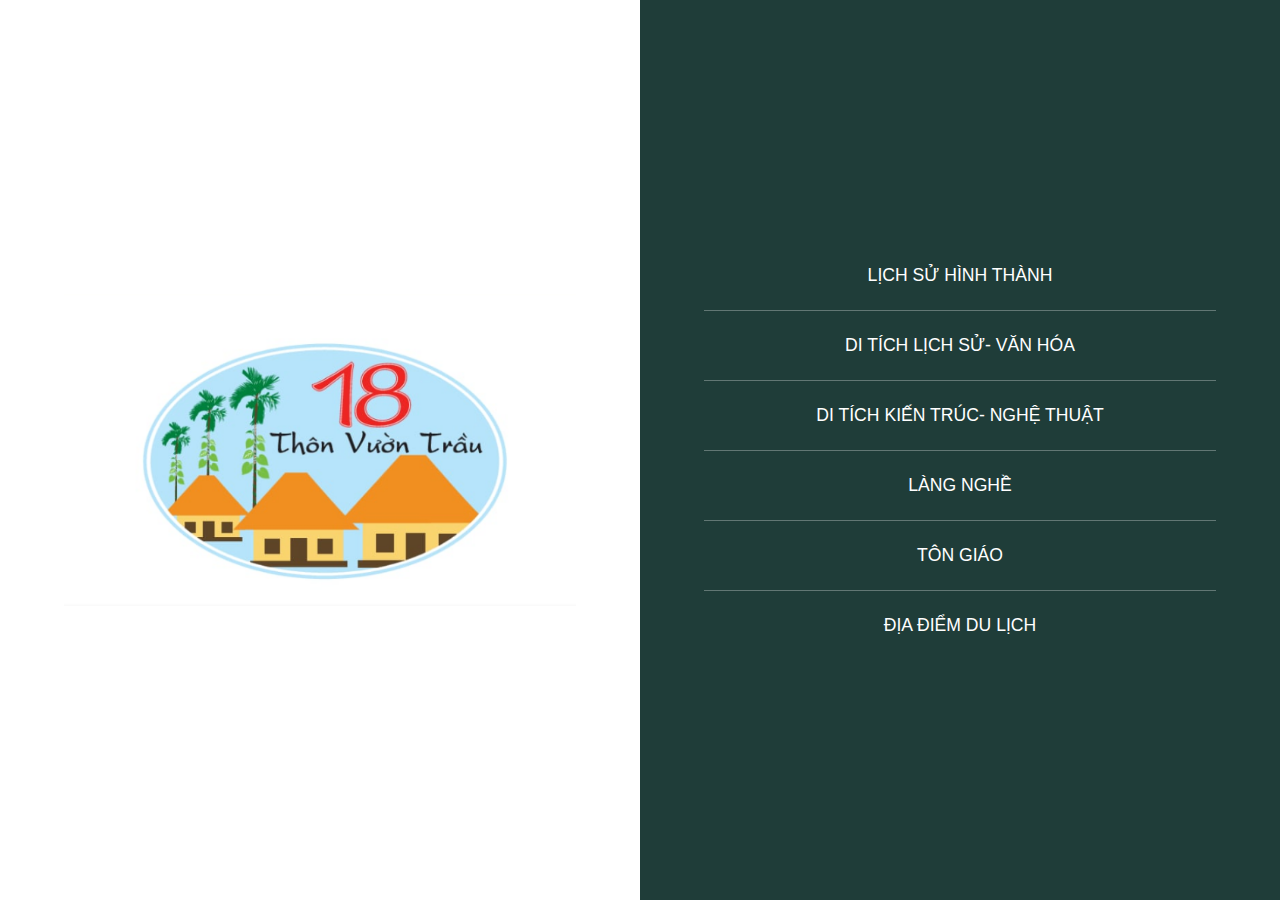
<file: index.html>
<!DOCTYPE html>
<html lang="vi">
<head>
  <meta charset="UTF-8" />
  <title>18 Thôn Vườn Trầu</title>
  <link rel="stylesheet" href="styles.css" />
</head>
<body>
  <div class="container">
    <!-- Left section with white background and logo -->
    <div class="left-section">
      <img src="images/logo.png" alt="Logo 18 Thôn Vườn Trầu" />
    </div>

    <!-- Right section with dark background and vertical menu -->
    <div class="right-section">
      <ul class="menu-list">
        <li><a href="/history.html">LỊCH SỬ HÌNH THÀNH</a></li>
        <li>DI TÍCH LỊCH SỬ- VĂN HÓA</li>
        <li>DI TÍCH KIẾN TRÚC- NGHỆ THUẬT</li>
        <li>LÀNG NGHỀ</li>
        <li>TÔN GIÁO</li>
        <li>ĐỊA ĐIỂM DU LỊCH</li>
      </ul>
    </div>
  </div>
</body>
</html>
</file>
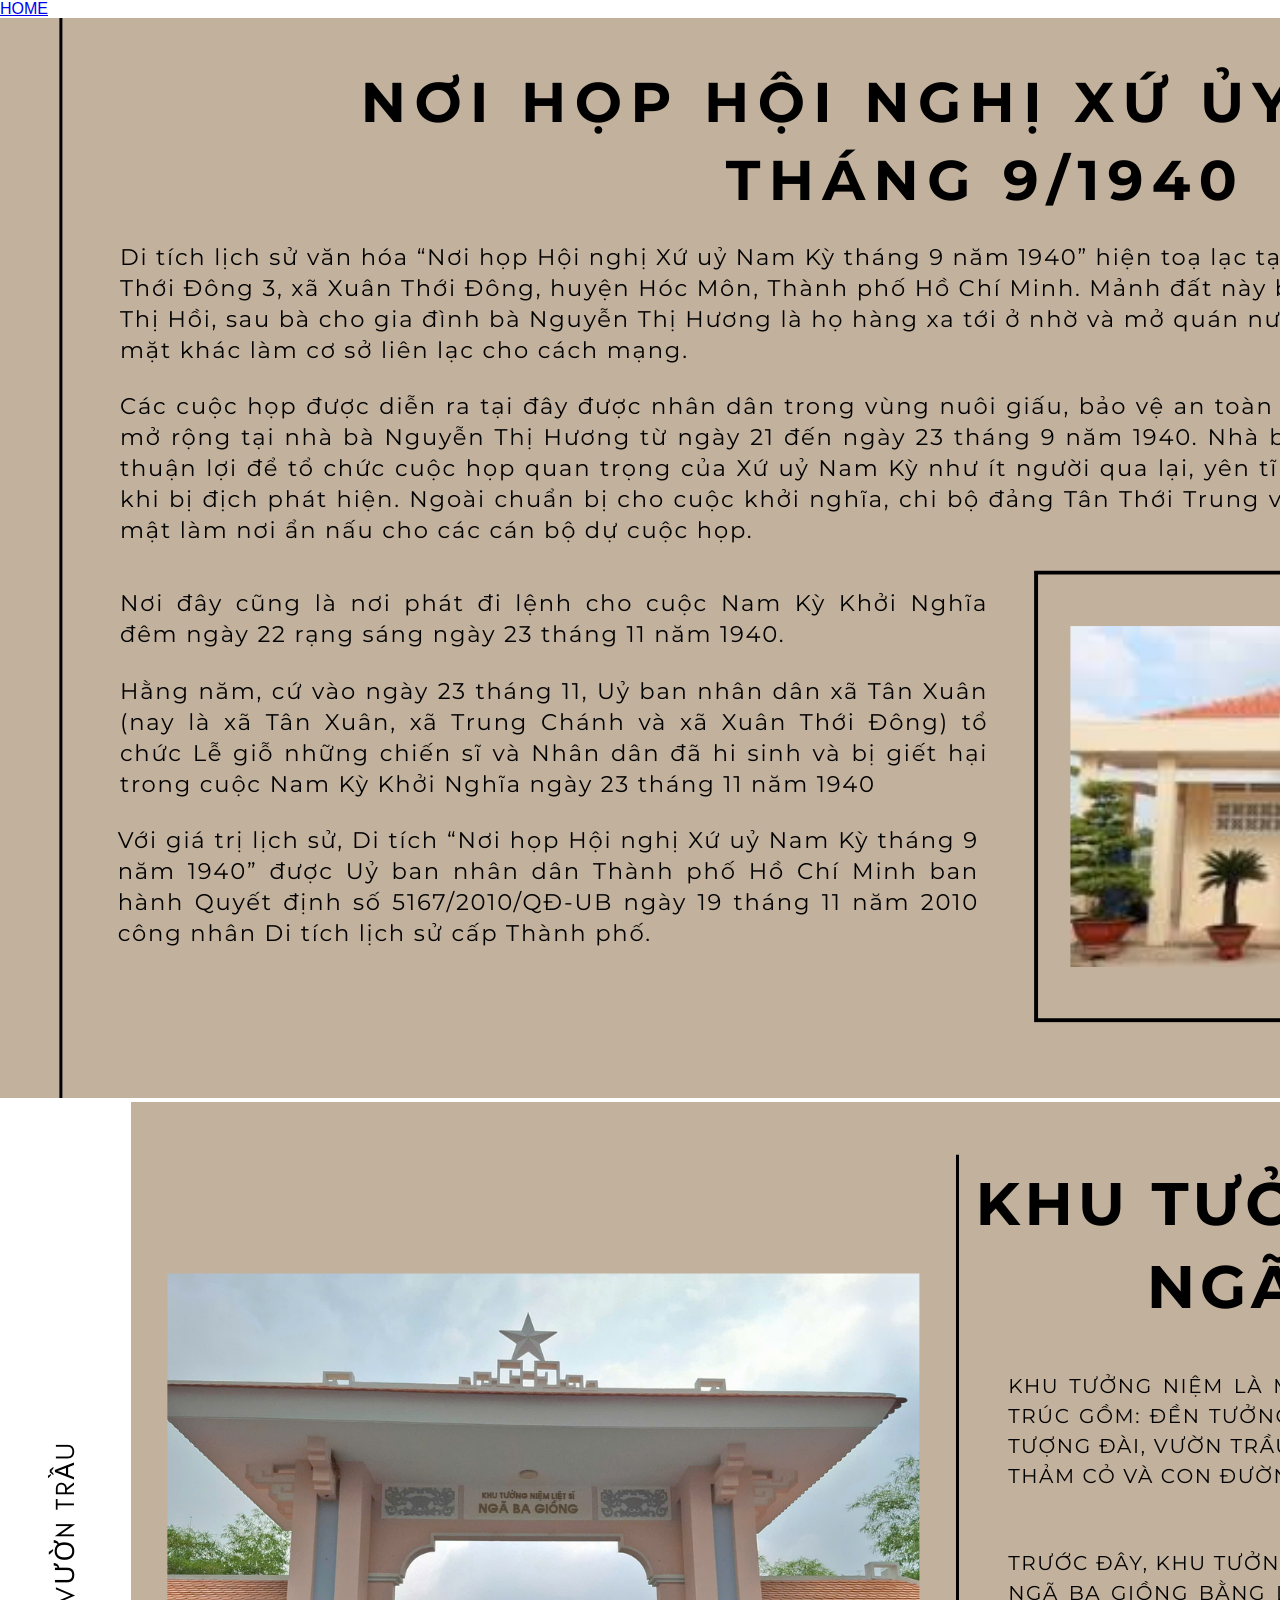
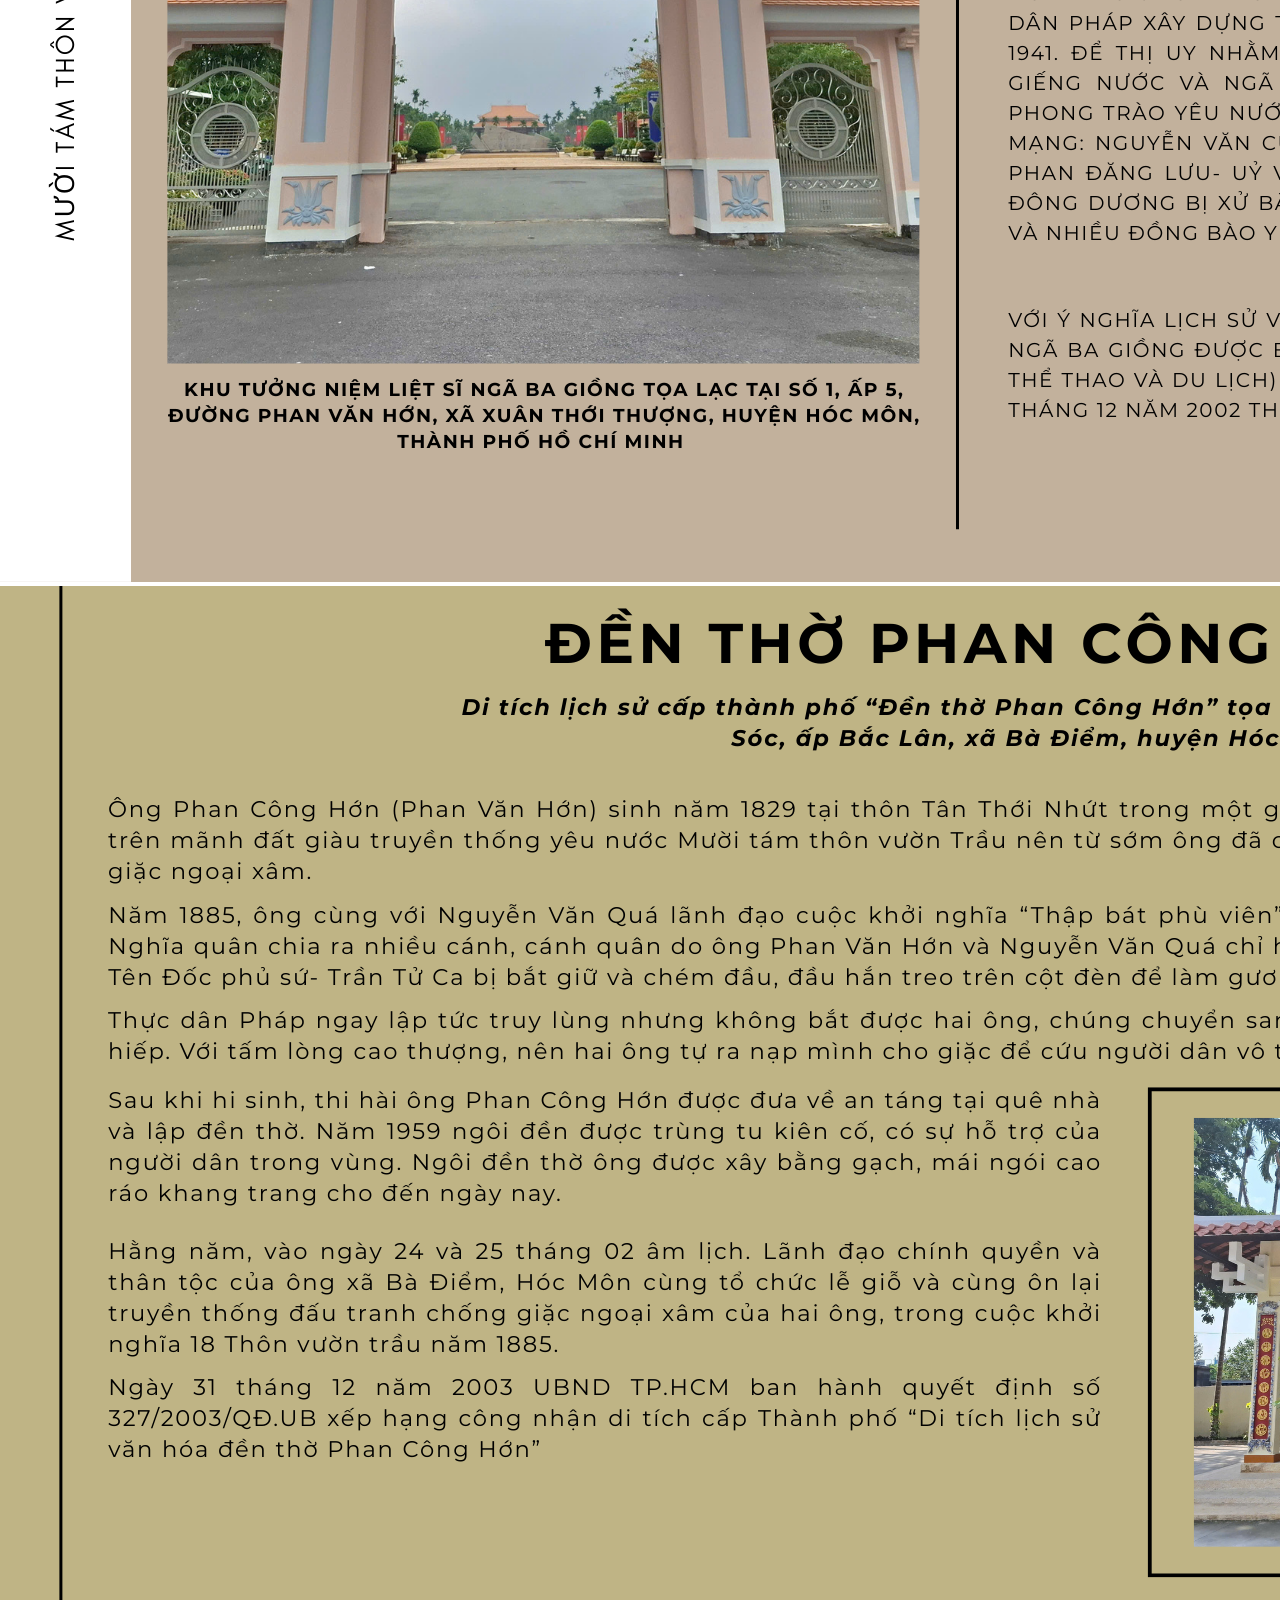
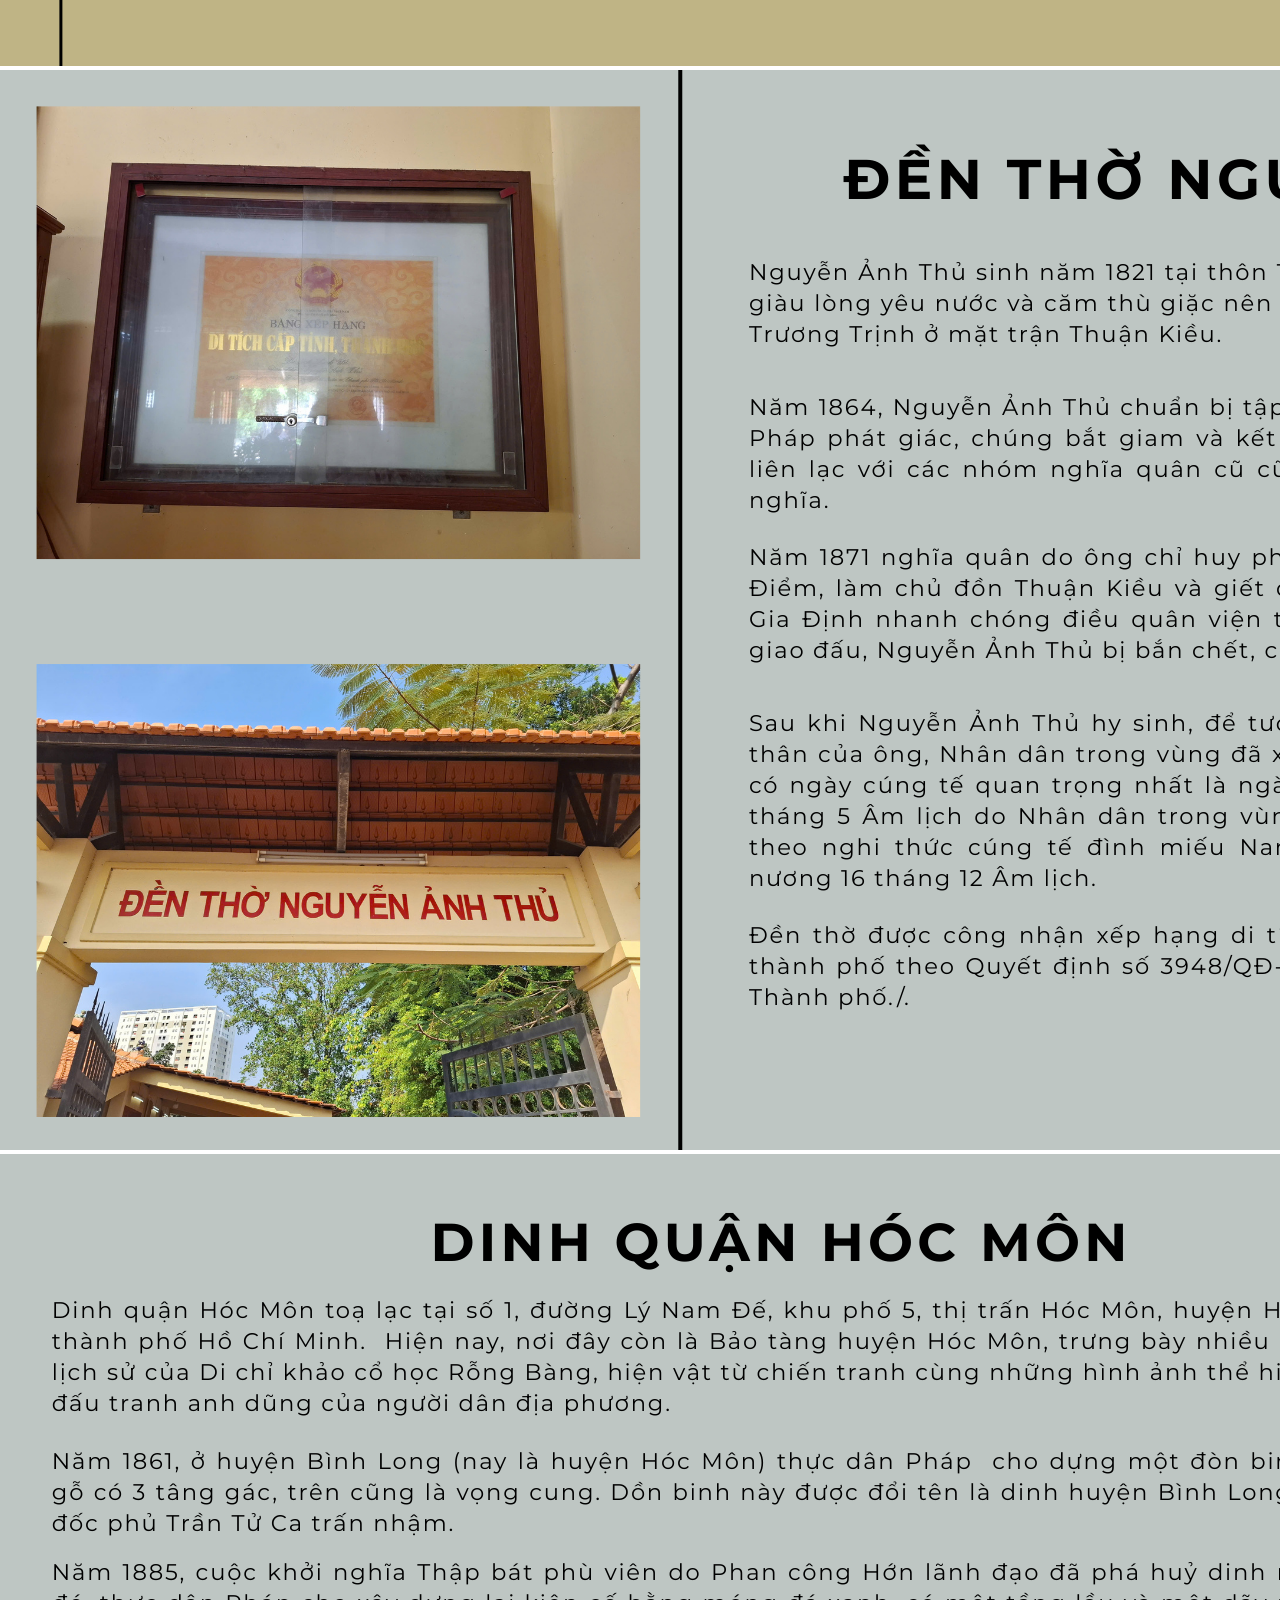
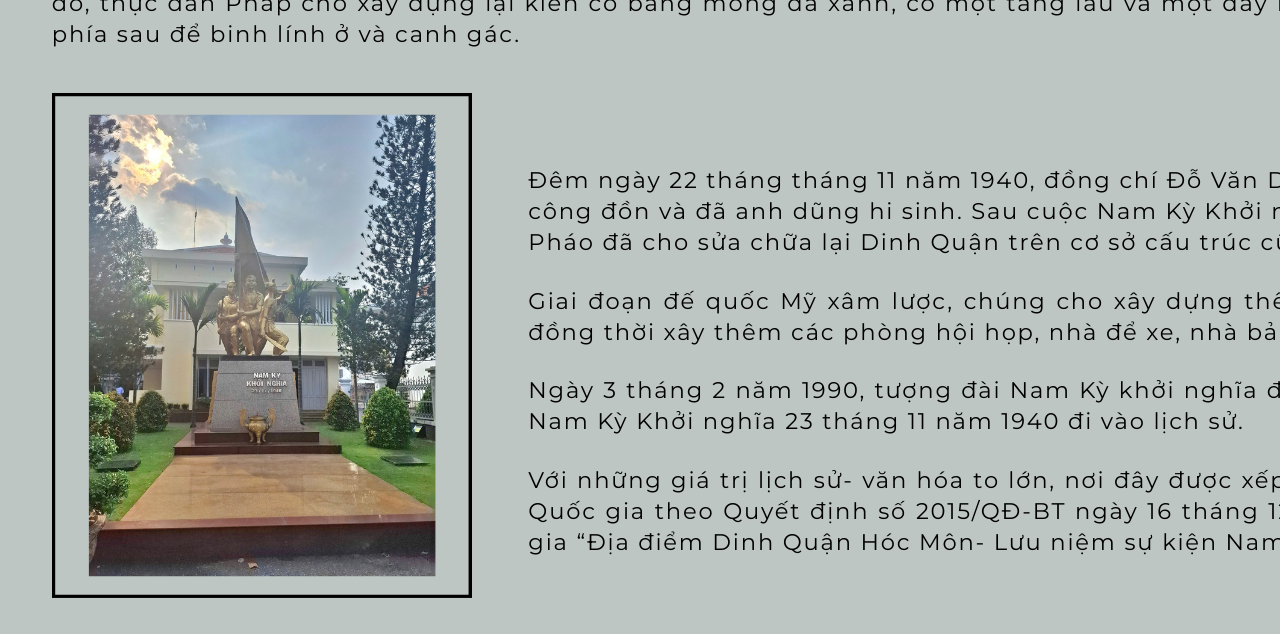
<file: relics.html>
<!DOCTYPE html>
<html lang="vi">
<head>
  <meta charset="UTF-8">
  <title>Di Tích Lịch Sử – Văn Hóa | 18 Thôn Vườn Trầu</title>
  <link rel="stylesheet" href="styles.css">
</head>
<body>
    <a href="index.html" class="home-btn" title="Quay về trang chủ">HOME</a>

  <!-- FULL‑SCREEN SLIDER -->
  <div class="slider">

    <div class="slide">
      <img src="images/hoi_nghi_xu_y.jpg" alt="Nơi họp Hội nghị Xứ Ủy Nam Kỳ (9‑1940)">
    </div>

    <div class="slide">
      <img src="images/tuong_niem_nga_ba_giong.jpg" alt="Khu tưởng niệm liệt sĩ Ngã Ba Giồng">
    </div>

    <div class="slide">
      <img src="images/den_tho_phan_cong_hon.jpg" alt="Đền thờ Phan Công Hớn">
    </div>

    <div class="slide">
      <img src="images/den_tho_nguyen_anh_thu.jpg" alt="Đền thờ Nguyễn Ảnh Thủ">
    </div>

    <div class="slide">
      <img src="images/dinh_quan_hoc_mon.jpg" alt="Dinh Quận Hóc Môn">
    </div>

  </div>
  <script src="./js/slider.js"></script>

</body>
</html>
</file>
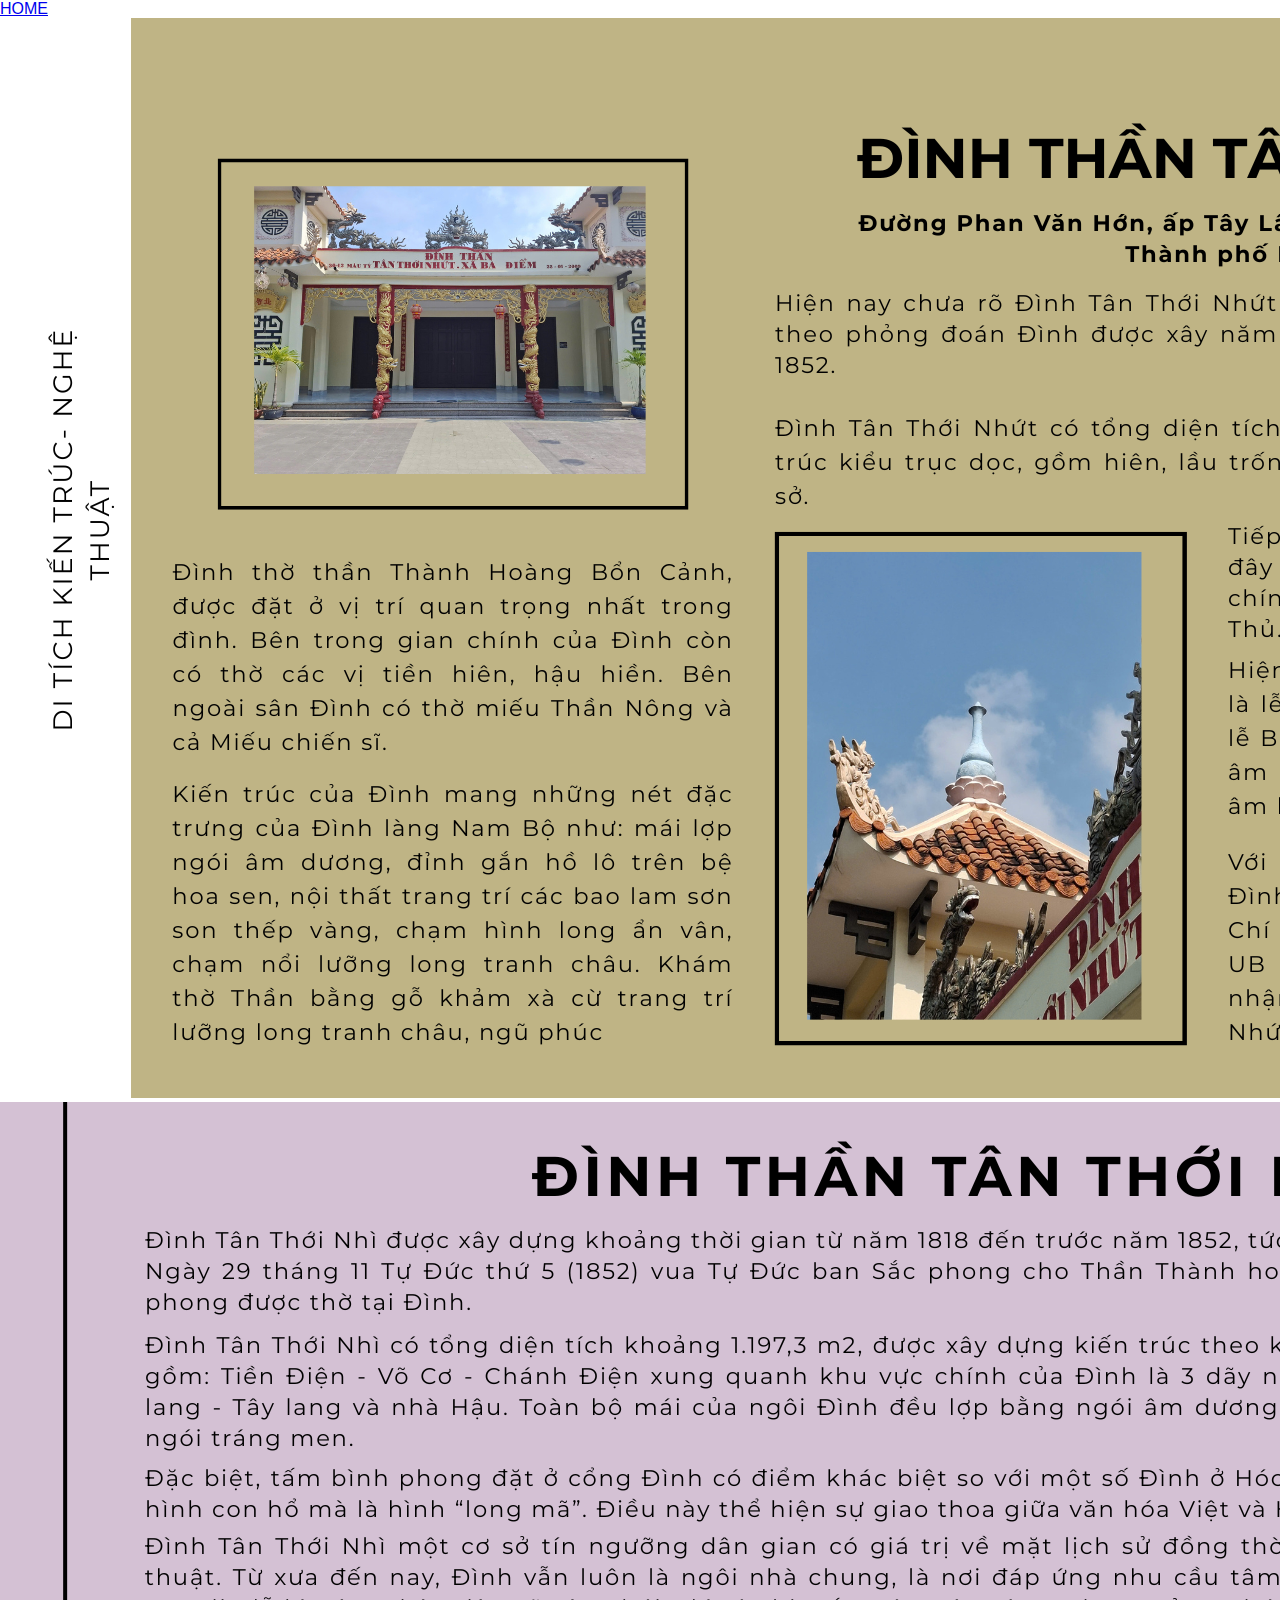
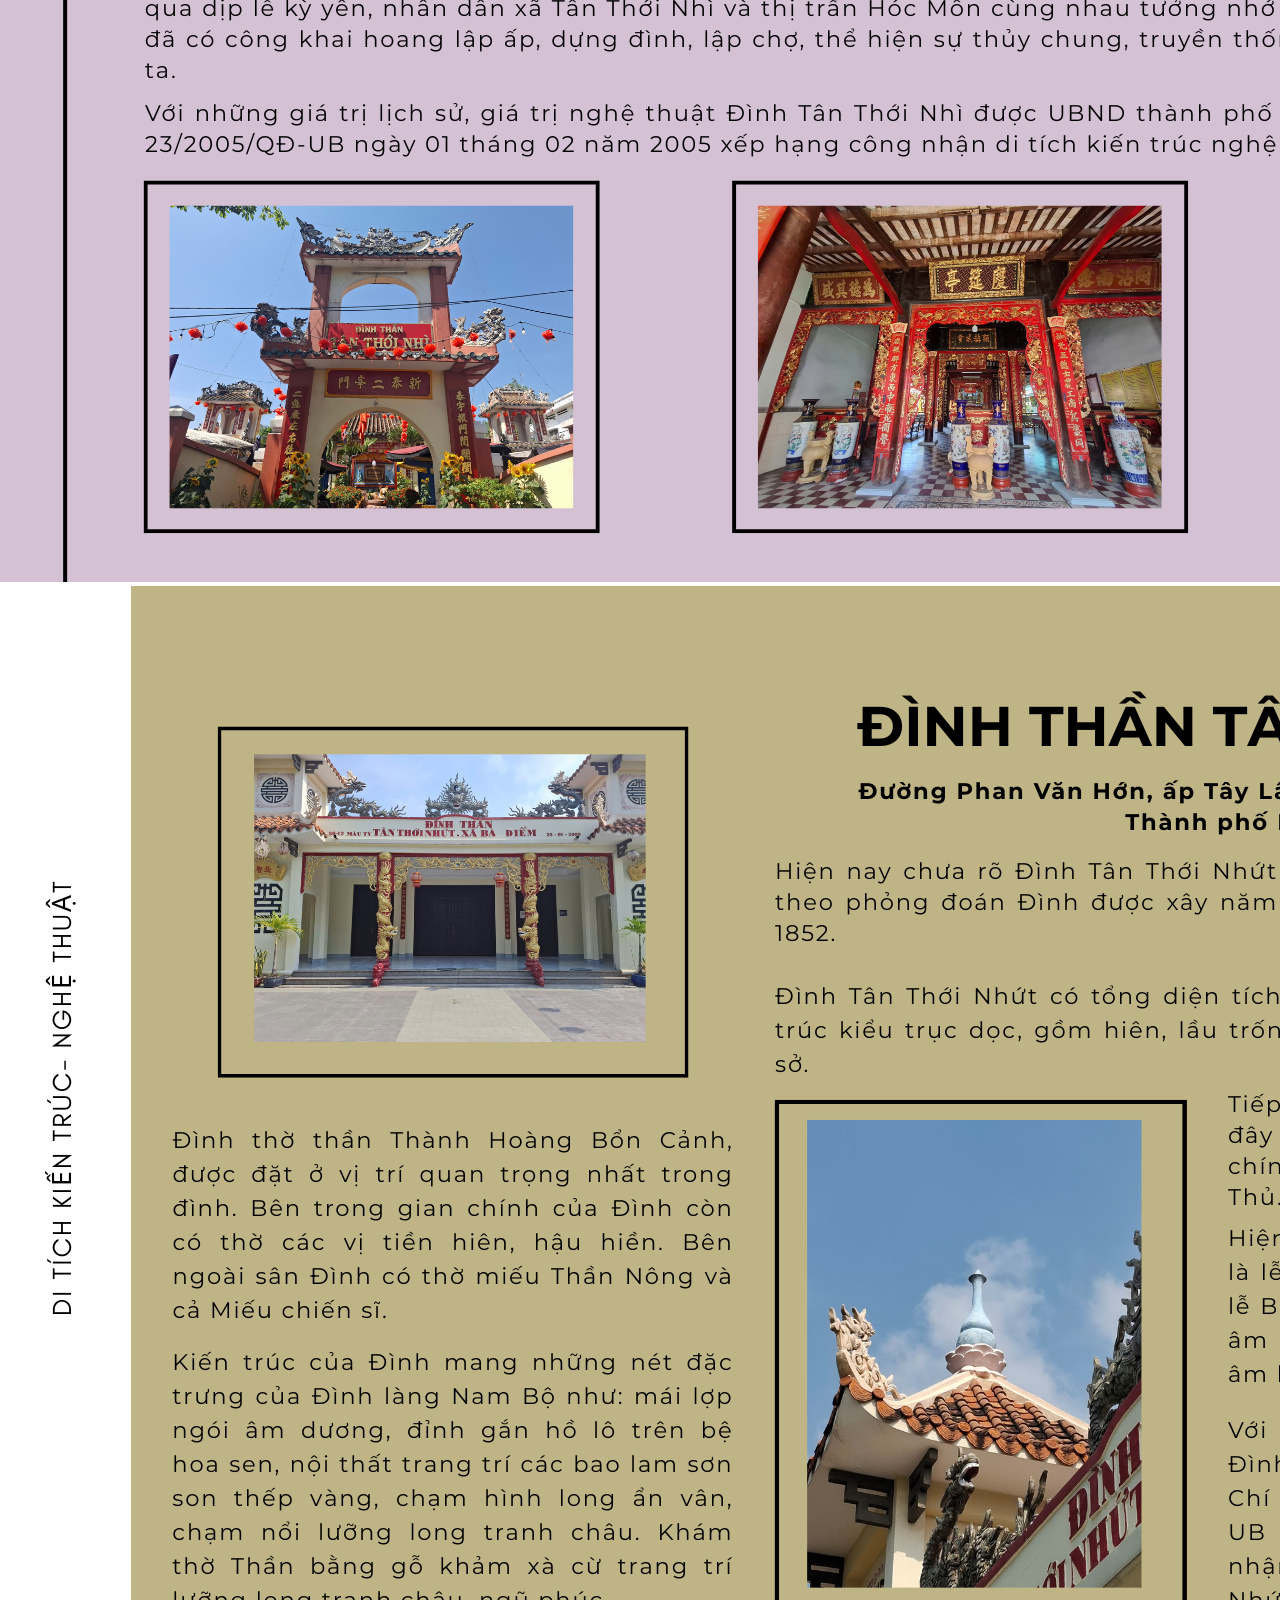
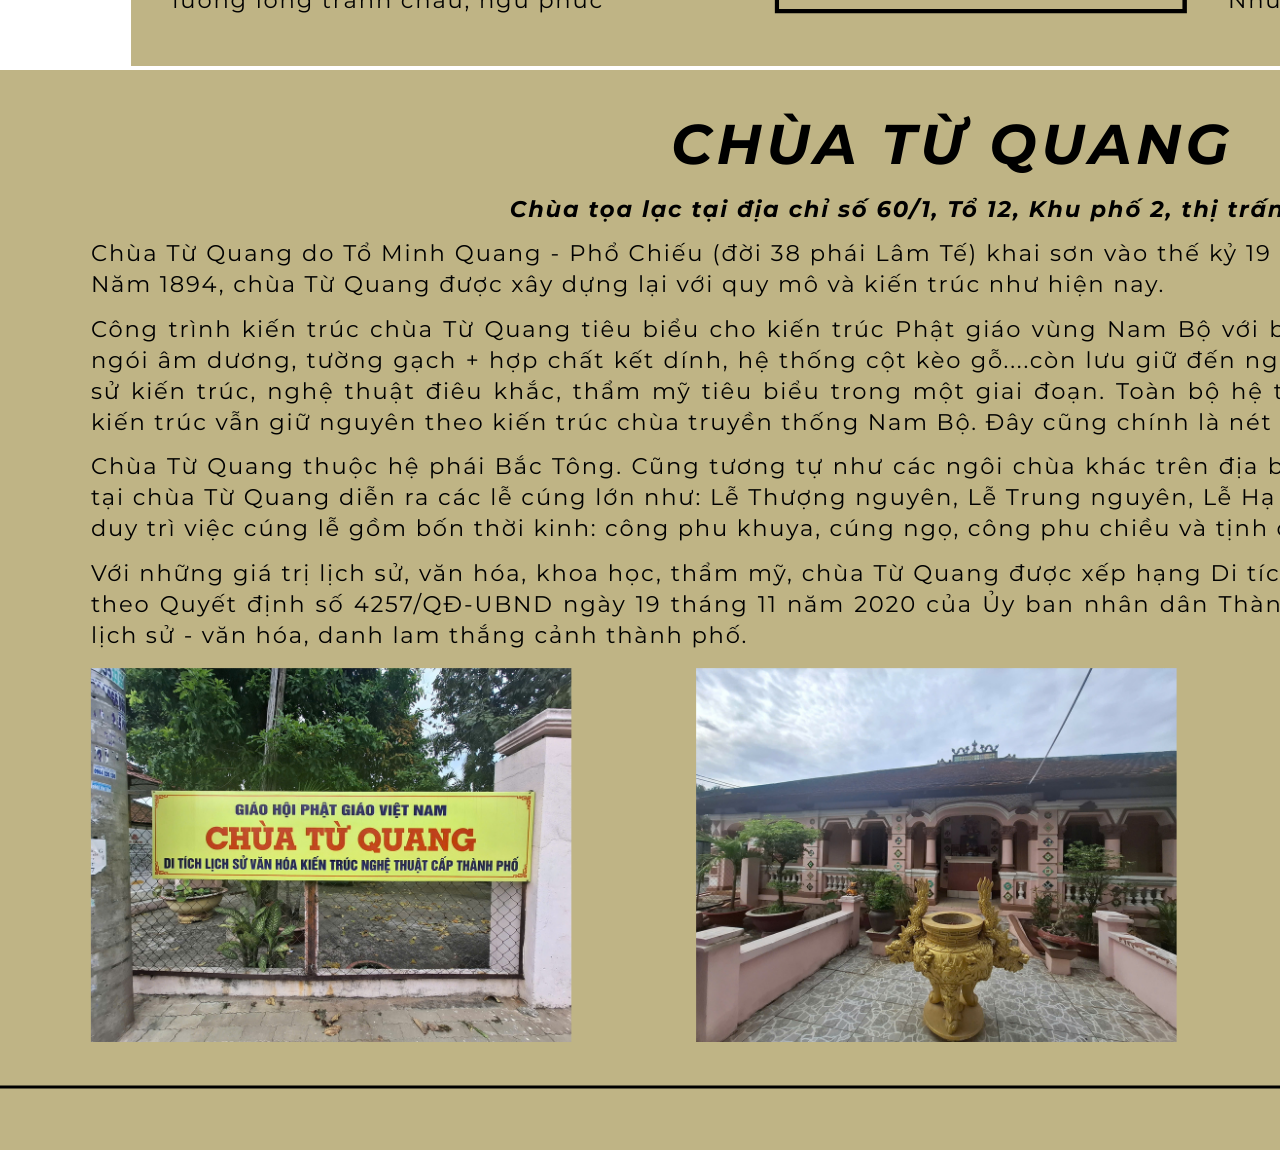
<file: relics2.html>
<!DOCTYPE html>
<html lang="vi">
<head>
  <meta charset="UTF-8">
  <title>Di Tích Lịch Sử – Văn Hóa | 18 Thôn Vườn Trầu</title>
  <link rel="stylesheet" href="styles.css">
</head>
<body>
    <a href="index.html" class="home-btn" title="Quay về trang chủ">HOME</a>

  <!-- FULL‑SCREEN SLIDER -->
  <div class="slider">

    <div class="slide">
      <img src="images/dttt.png" alt="Đình Tân Thới Tứ">
    </div>

    <div class="slide">
      <img src="images/dttn.png" alt="Đình Tân Thới Nhứt">
    </div>

    <div class="slide">
      <img src="images/dtnt.png" alt="Đình Tân Thới Nhì">
    </div>

    <div class="slide">
      <img src="images/cttq.png" alt="Chùa Từ Quang">
    </div>

  </div>
  <script src="./js/slider.js"></script>

</body>
</html>
</file>
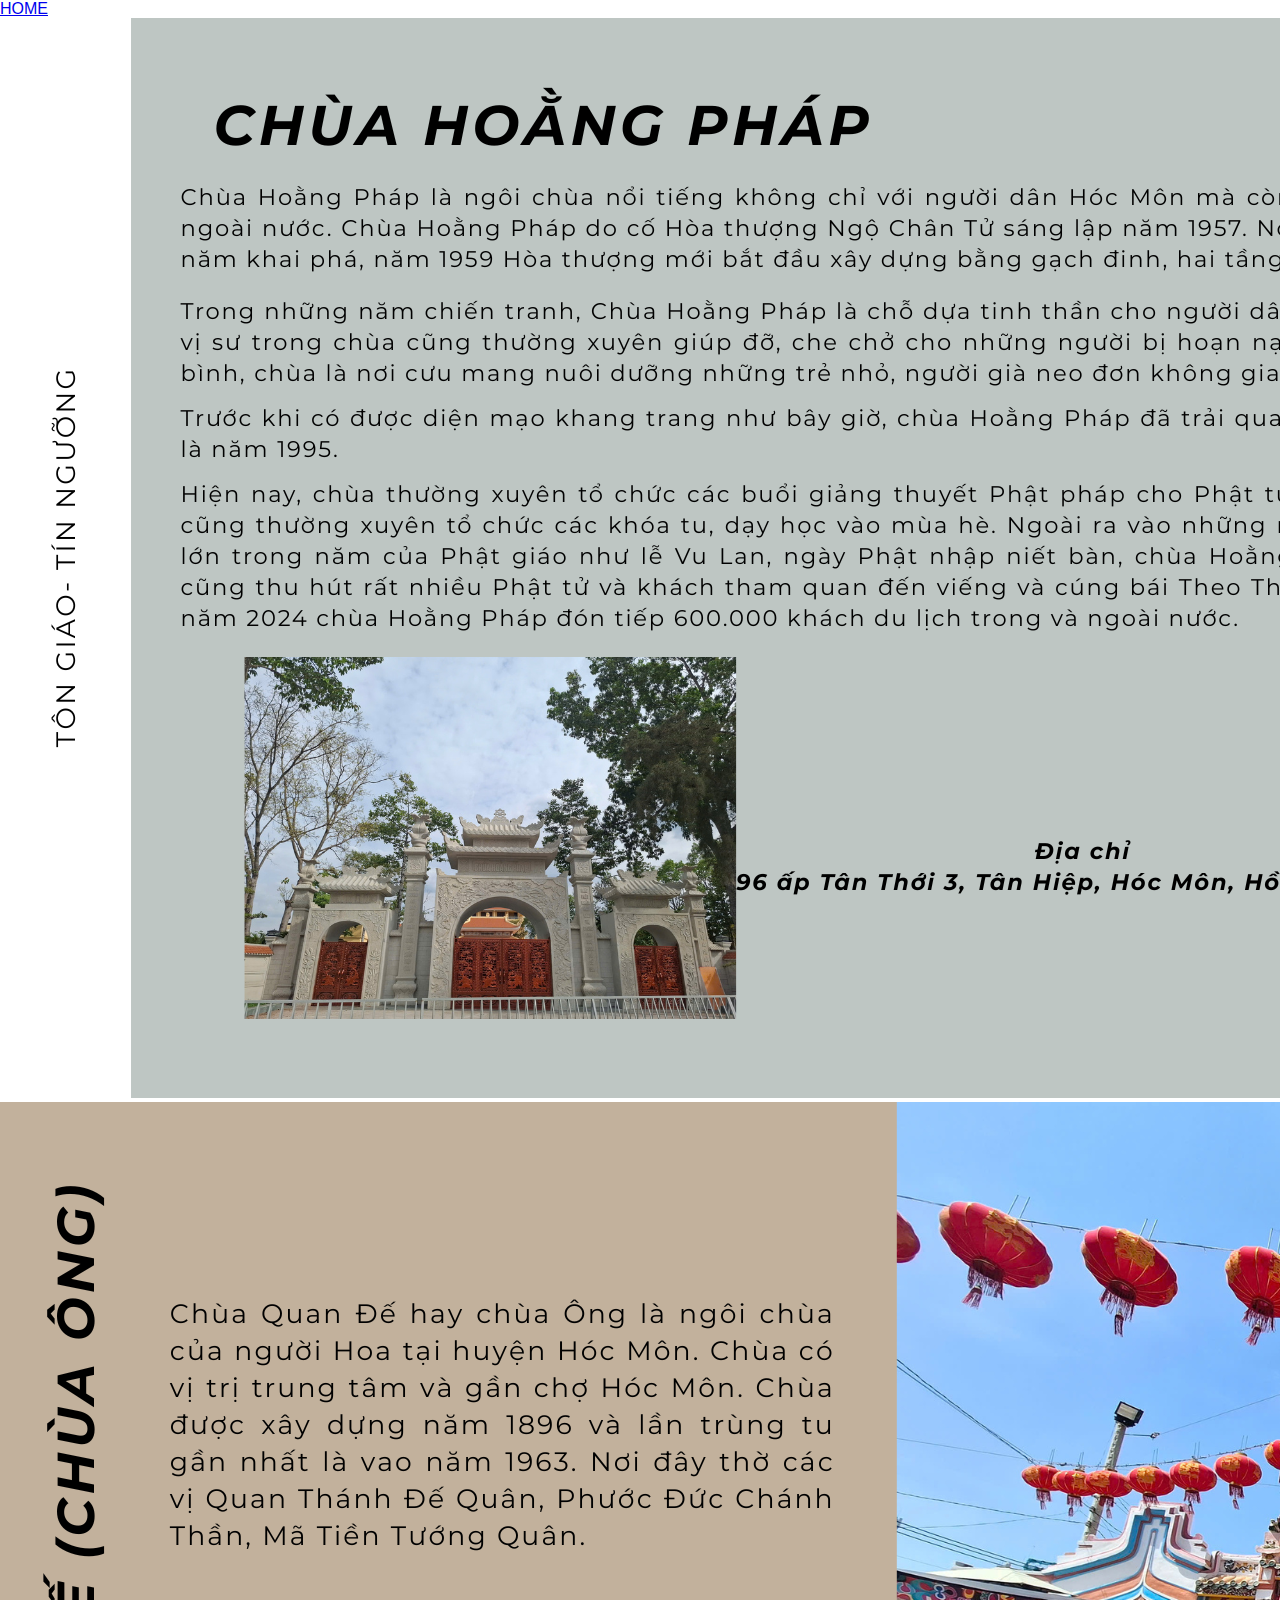
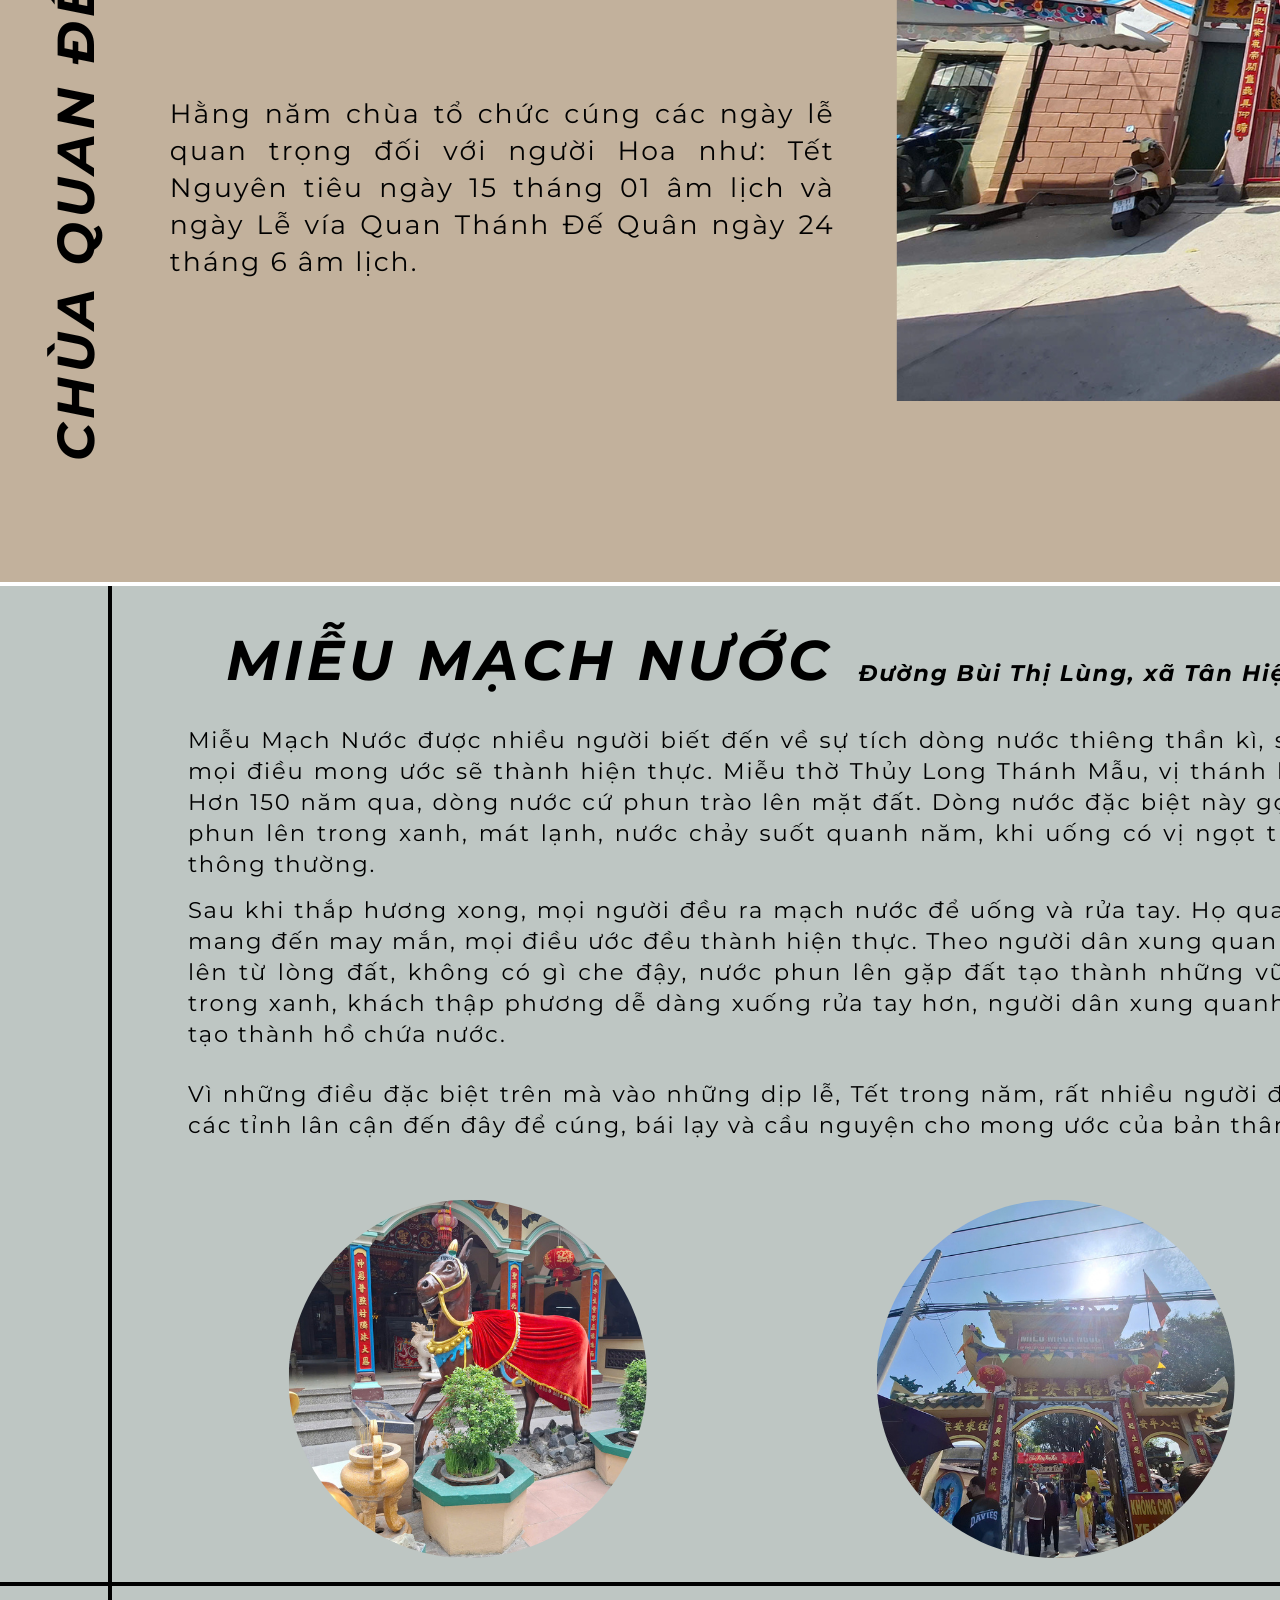
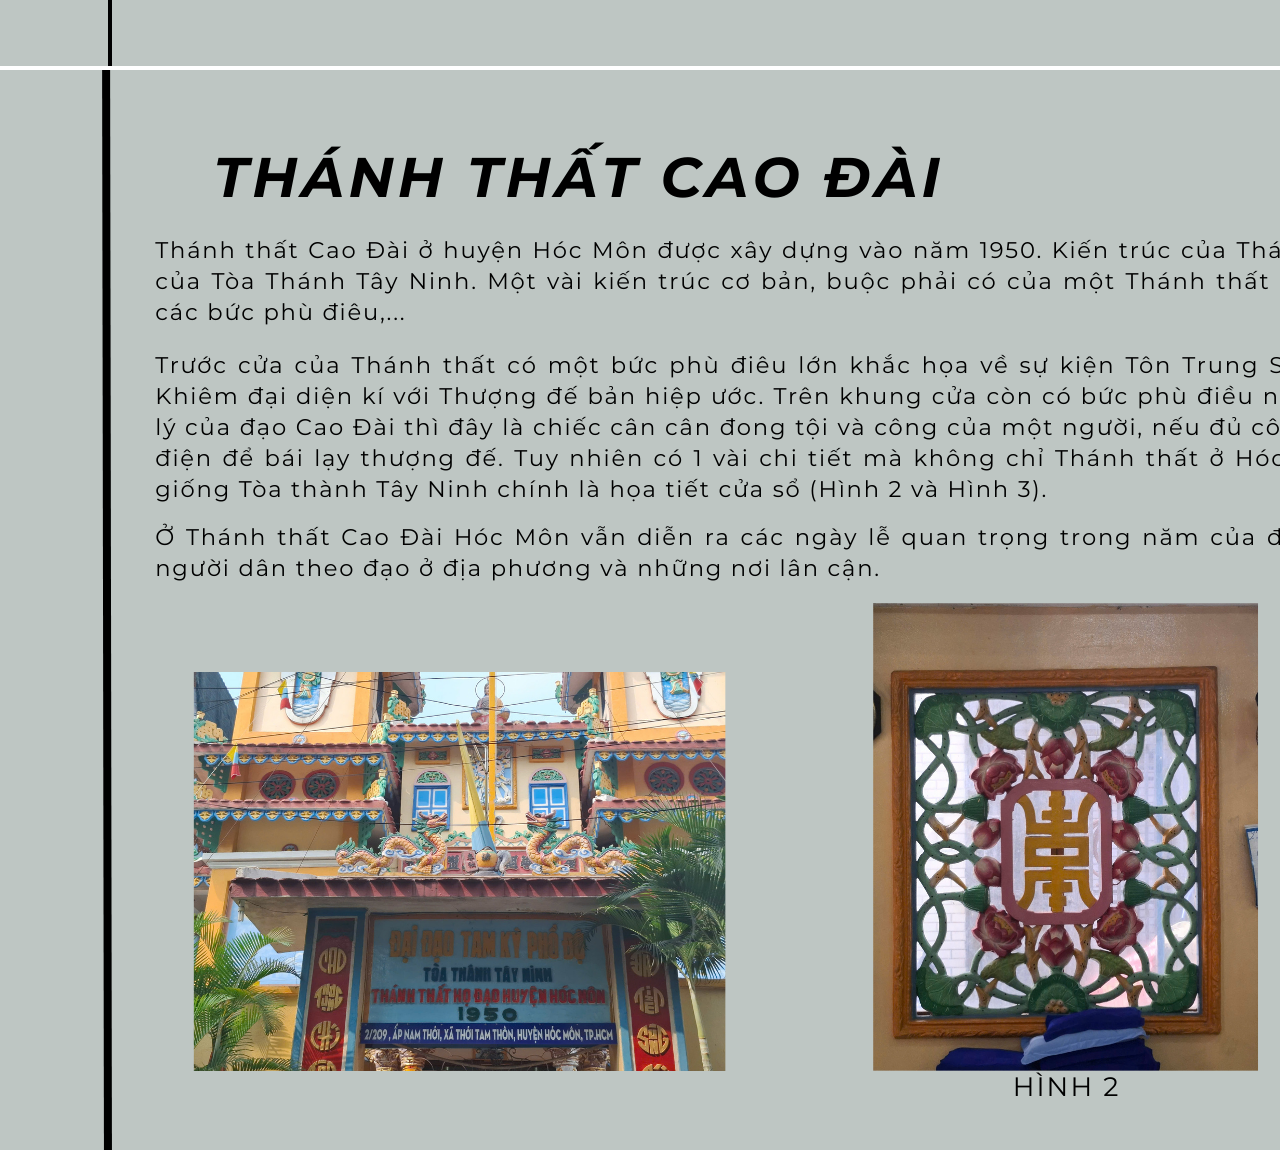
<file: religion.html>
<!DOCTYPE html>
<html lang="vi">
<head>
  <meta charset="UTF-8">
  <title>Di Tích Lịch Sử – Văn Hóa | 18 Thôn Vườn Trầu</title>
  <link rel="stylesheet" href="styles.css">
</head>
<body>
    <a href="index.html" class="home-btn" title="Quay về trang chủ">HOME</a>

  <!-- FULL‑SCREEN SLIDER -->
  <div class="slider">

    <div class="slide">
      <img src="images/chp.png" alt="Chùa Hoằng Pháp">
    </div>

    <div class="slide">
      <img src="images/cqd.png" alt="Chùa Quan Đế">
    </div>

    <div class="slide">
      <img src="images/mmn.png" alt="Miếu mạch nước">
    </div>

    <div class="slide">
      <img src="images/ttcd.png" alt="Thánh Thất Cao Đài">
    </div>

  </div>
  <script src="./js/slider.js"></script>

</body>
</html>
</file>
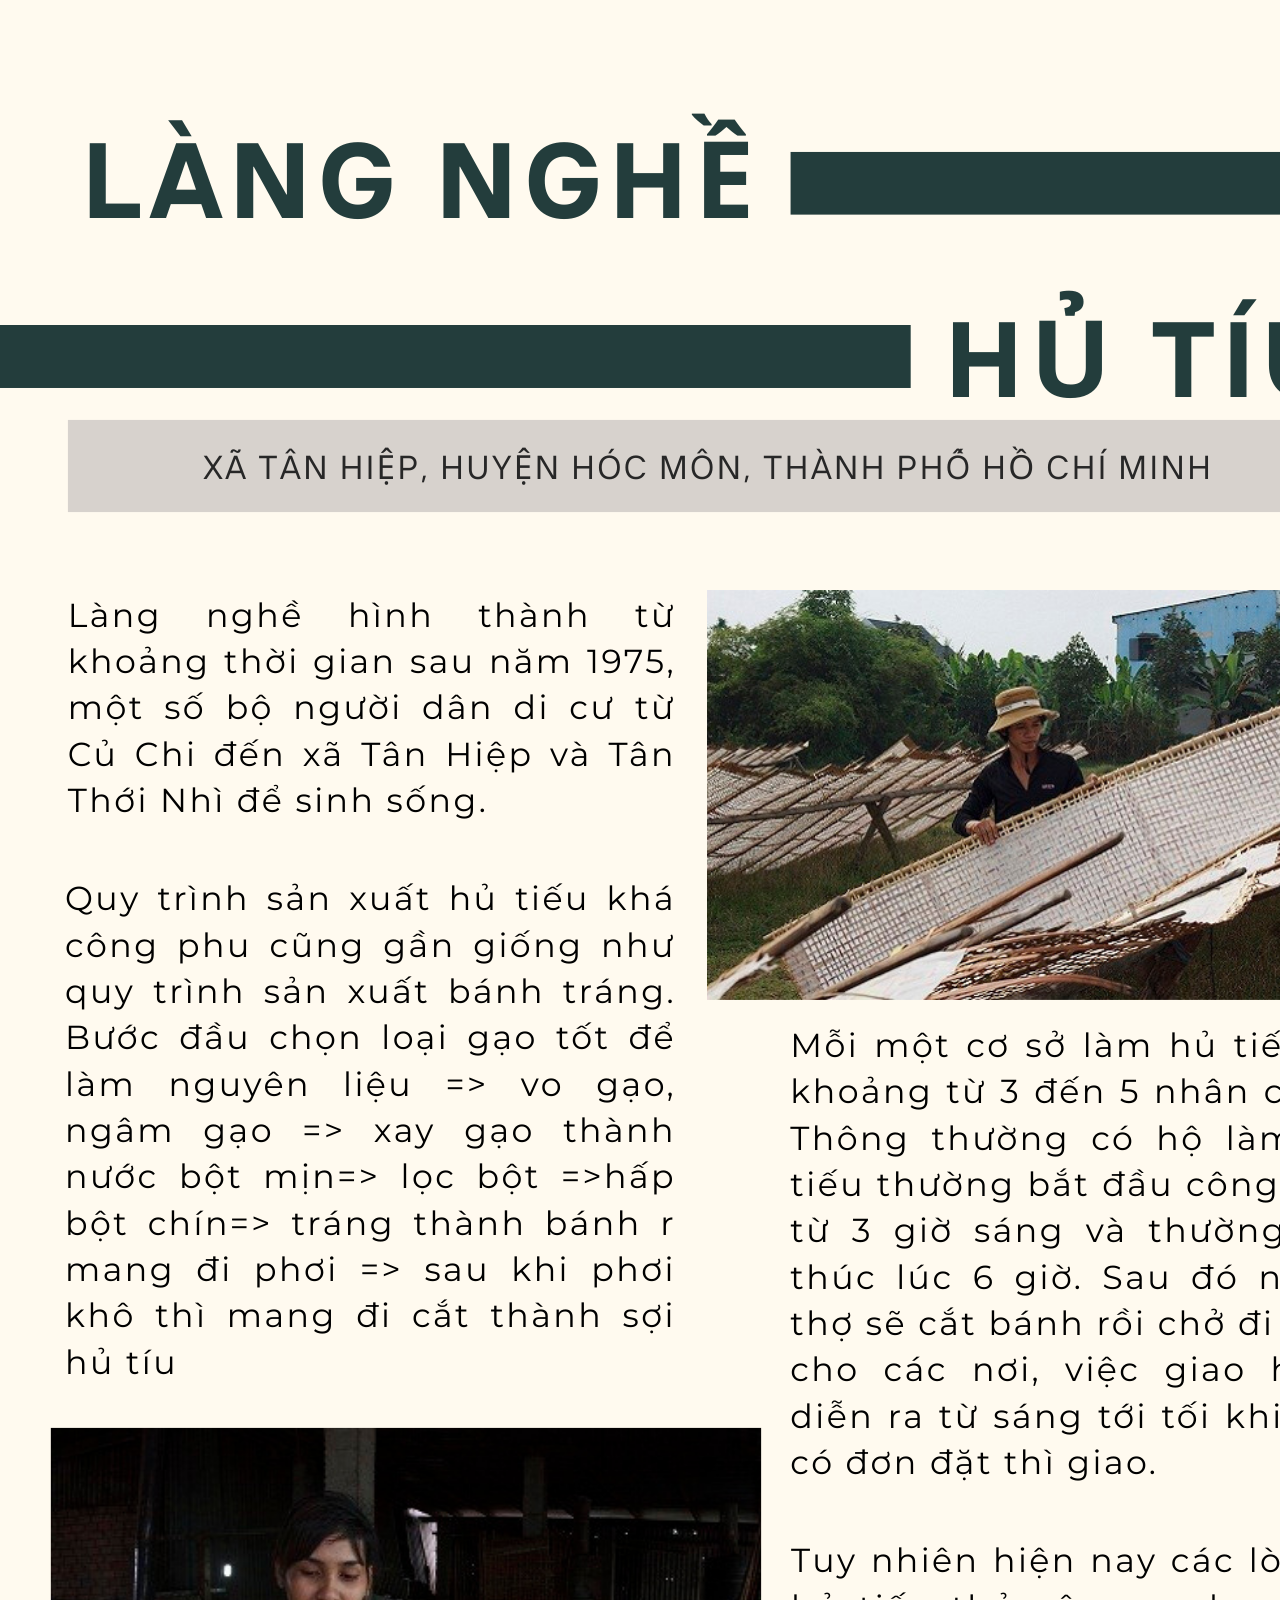
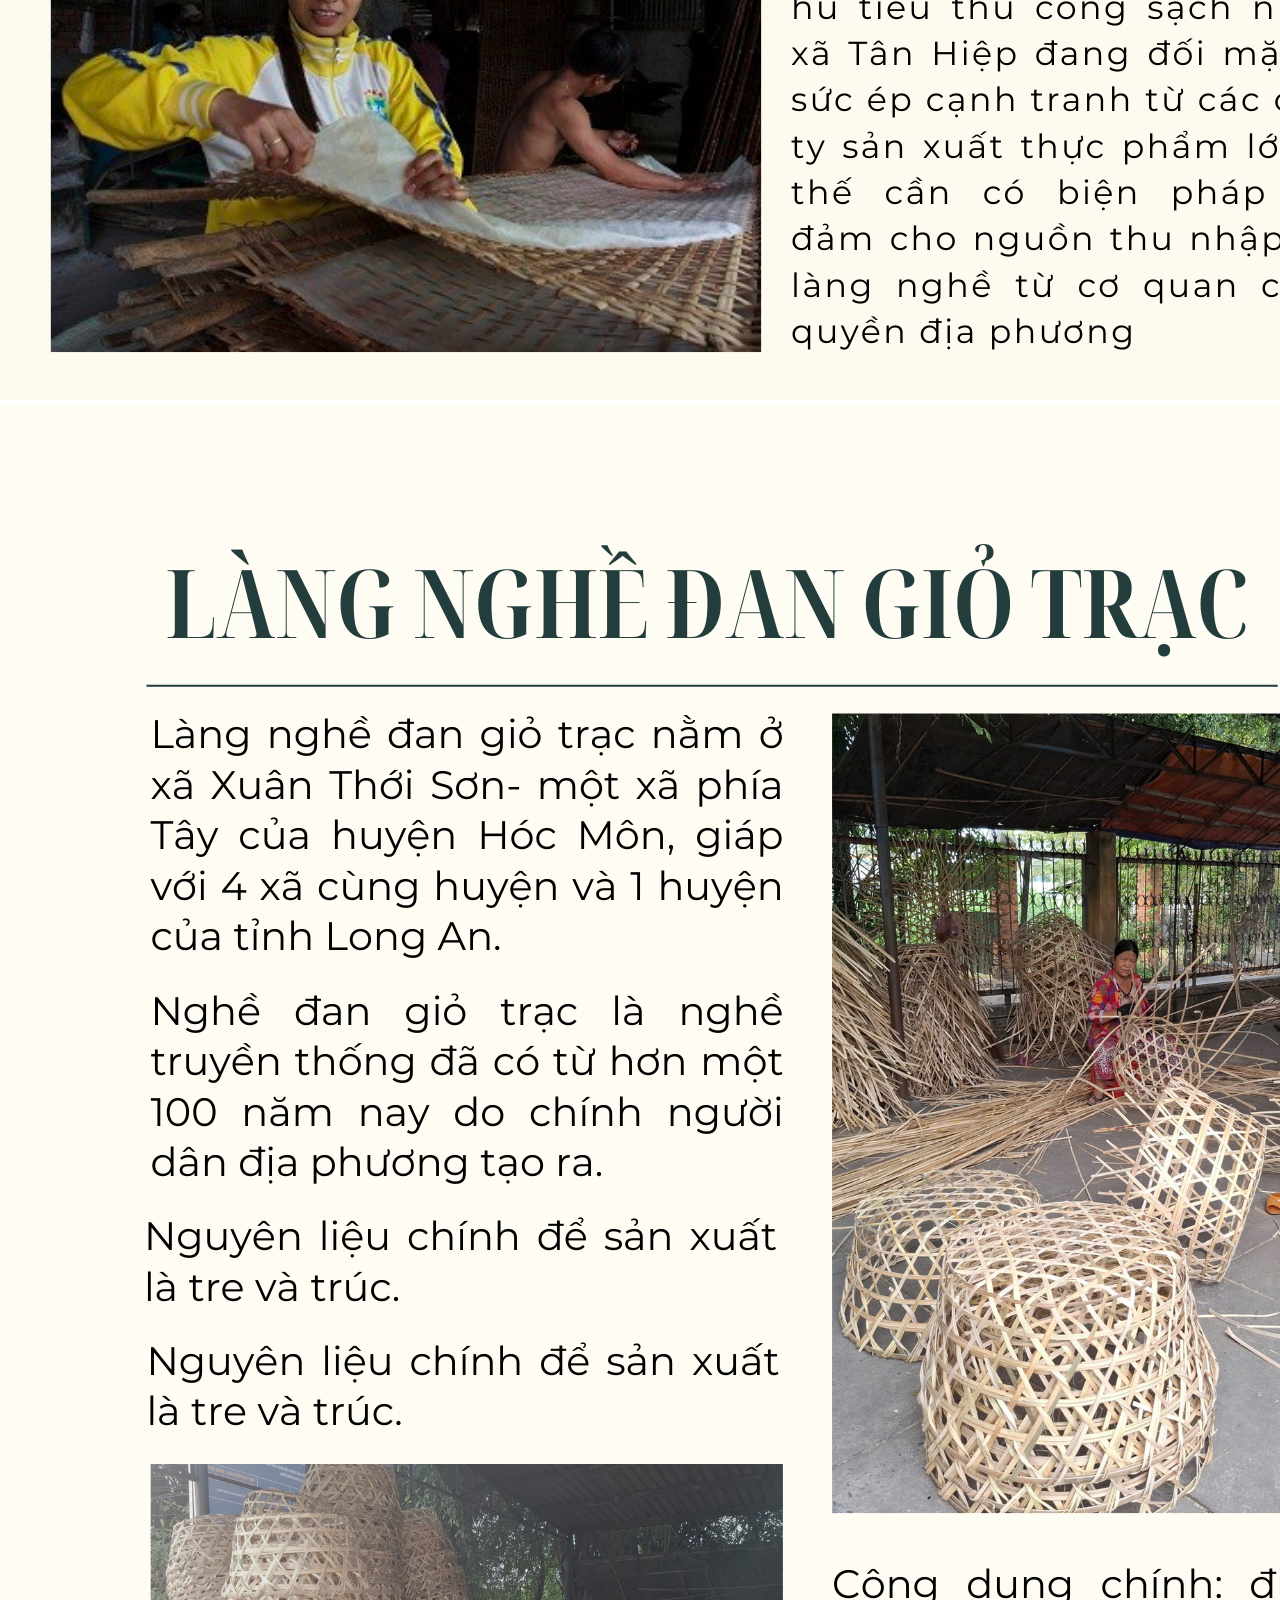
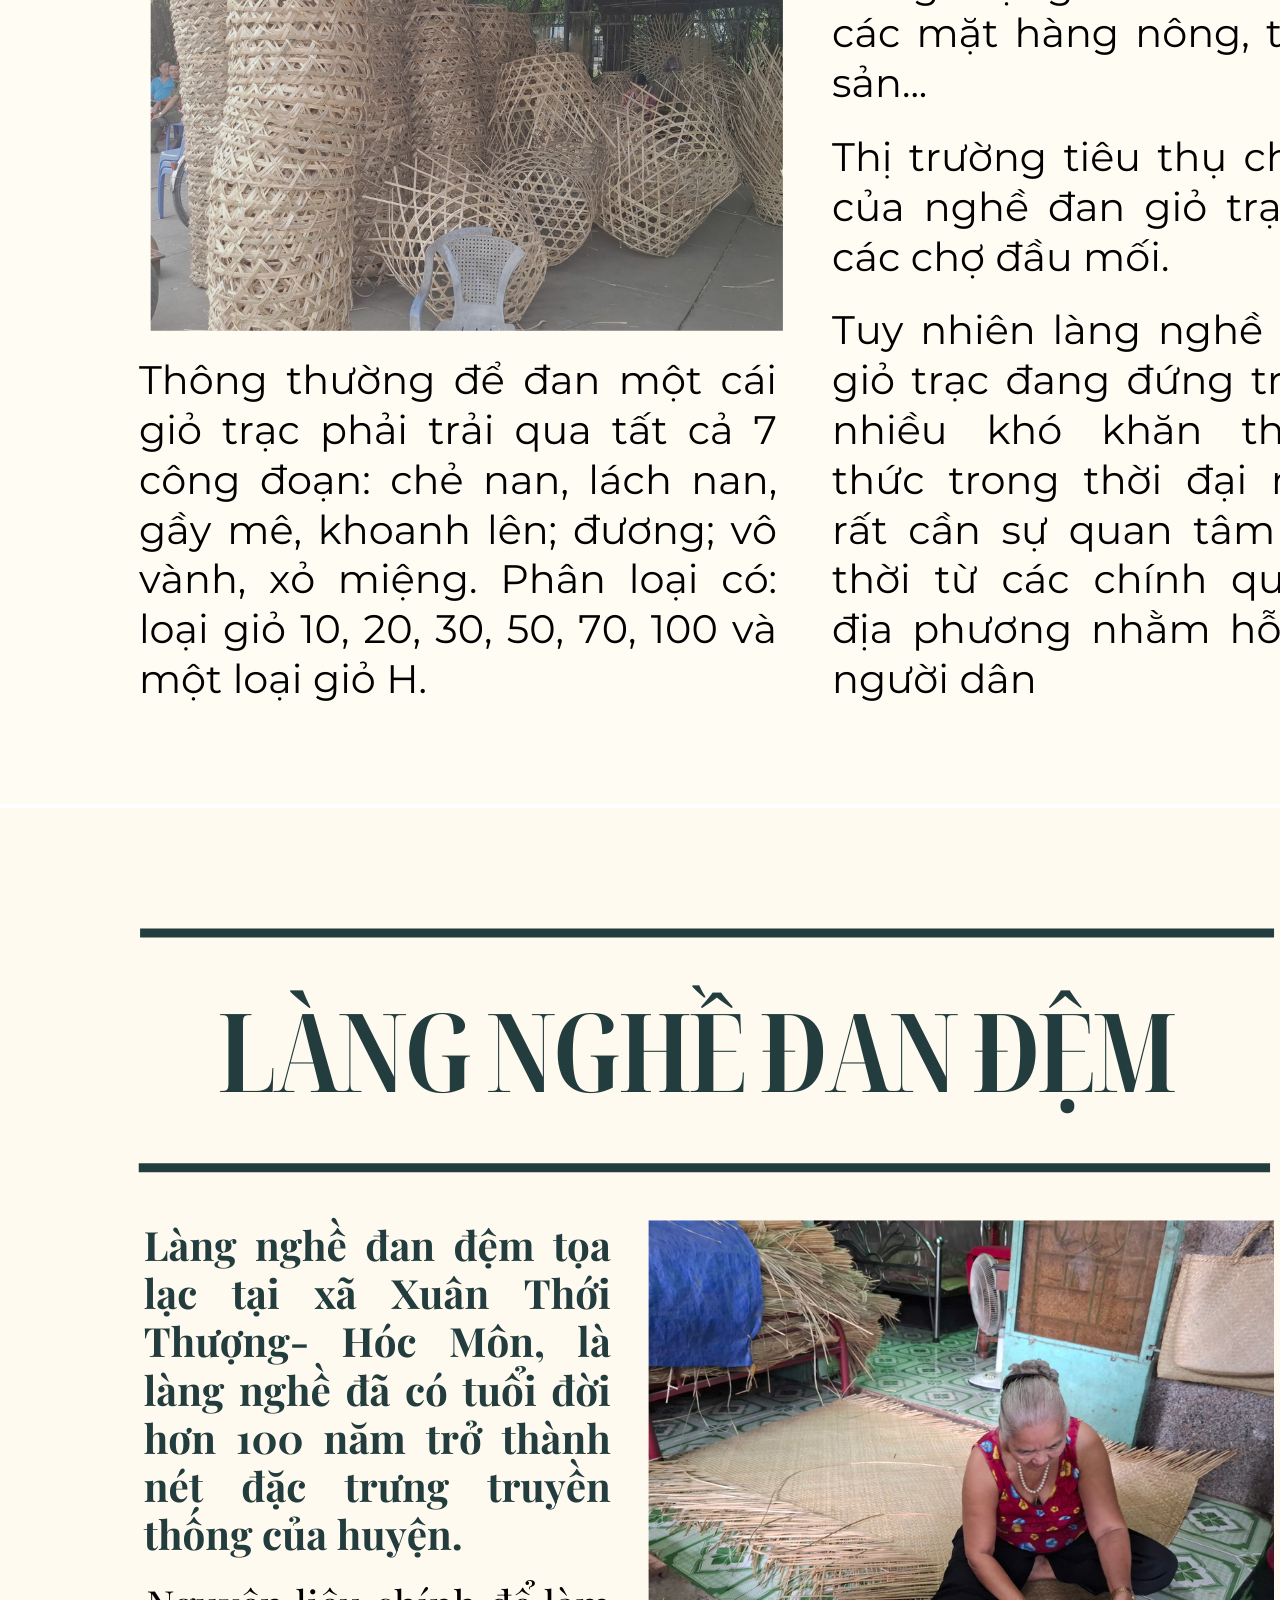
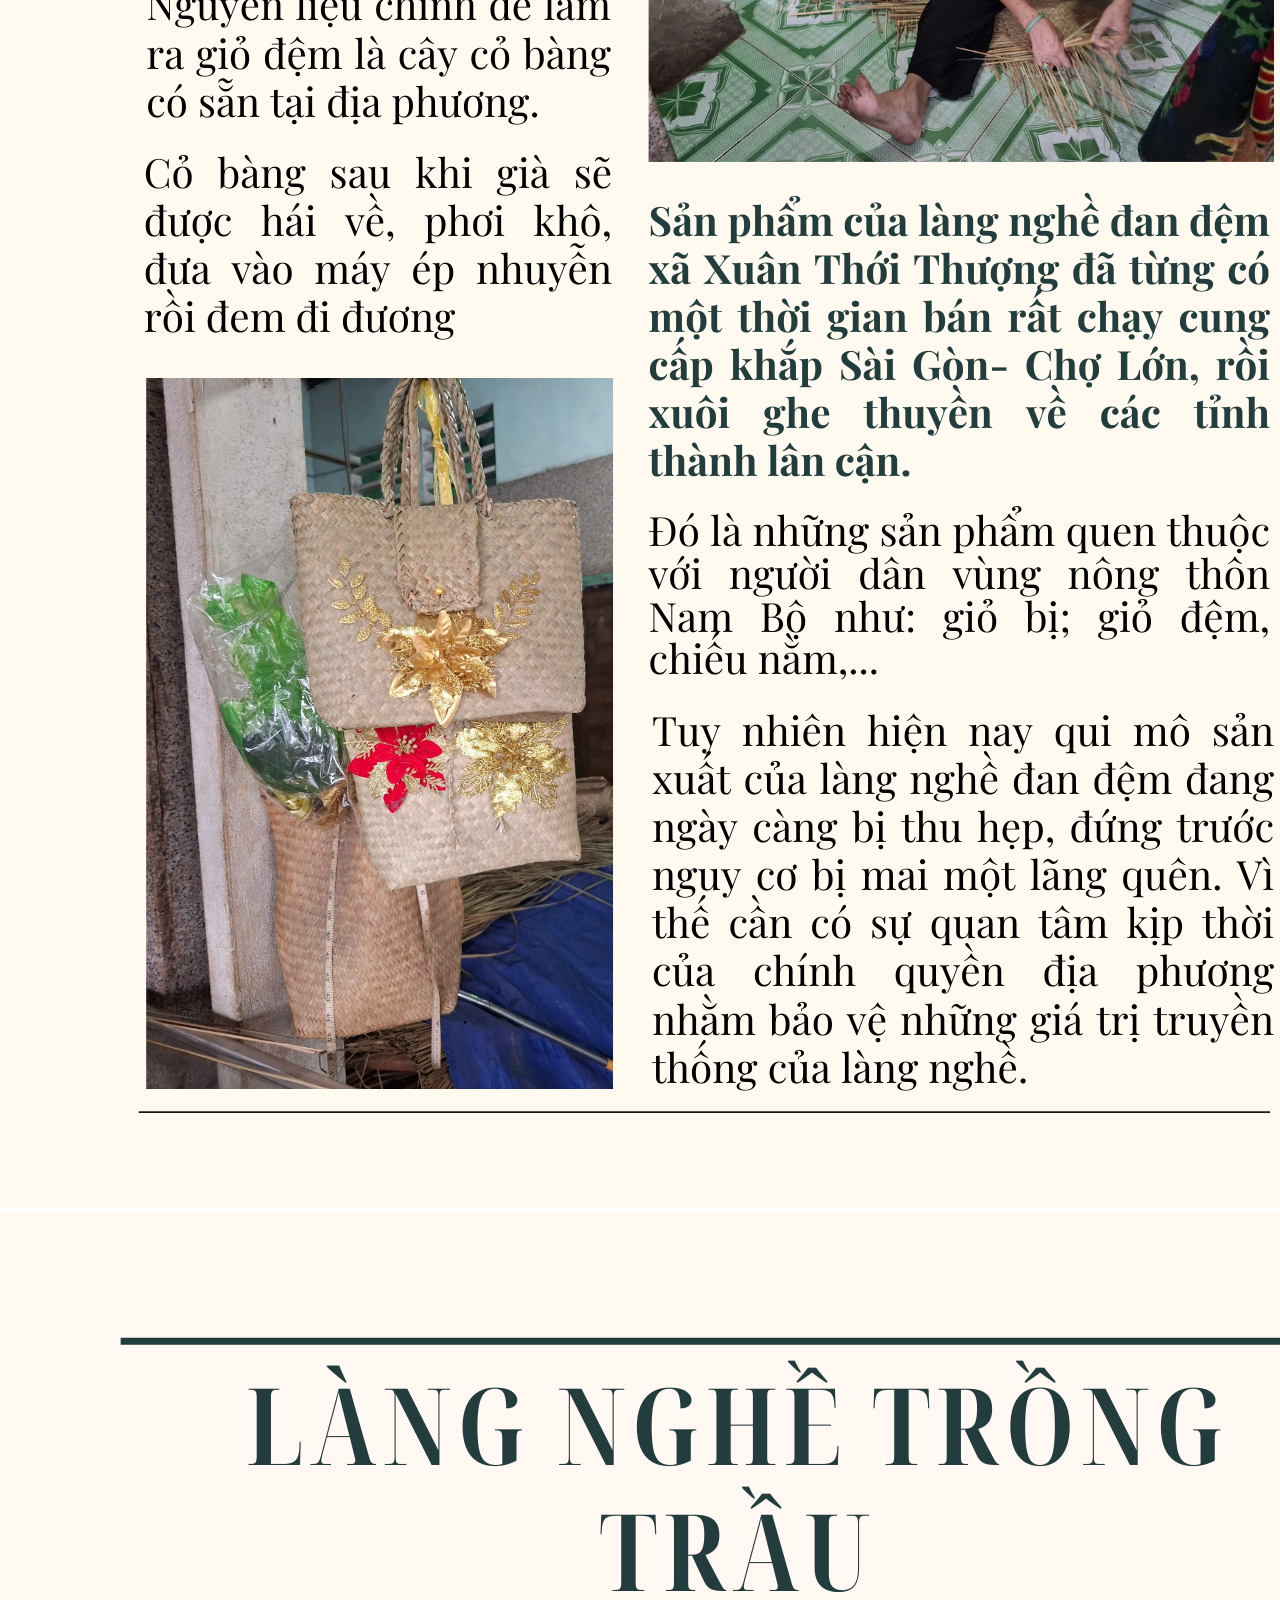
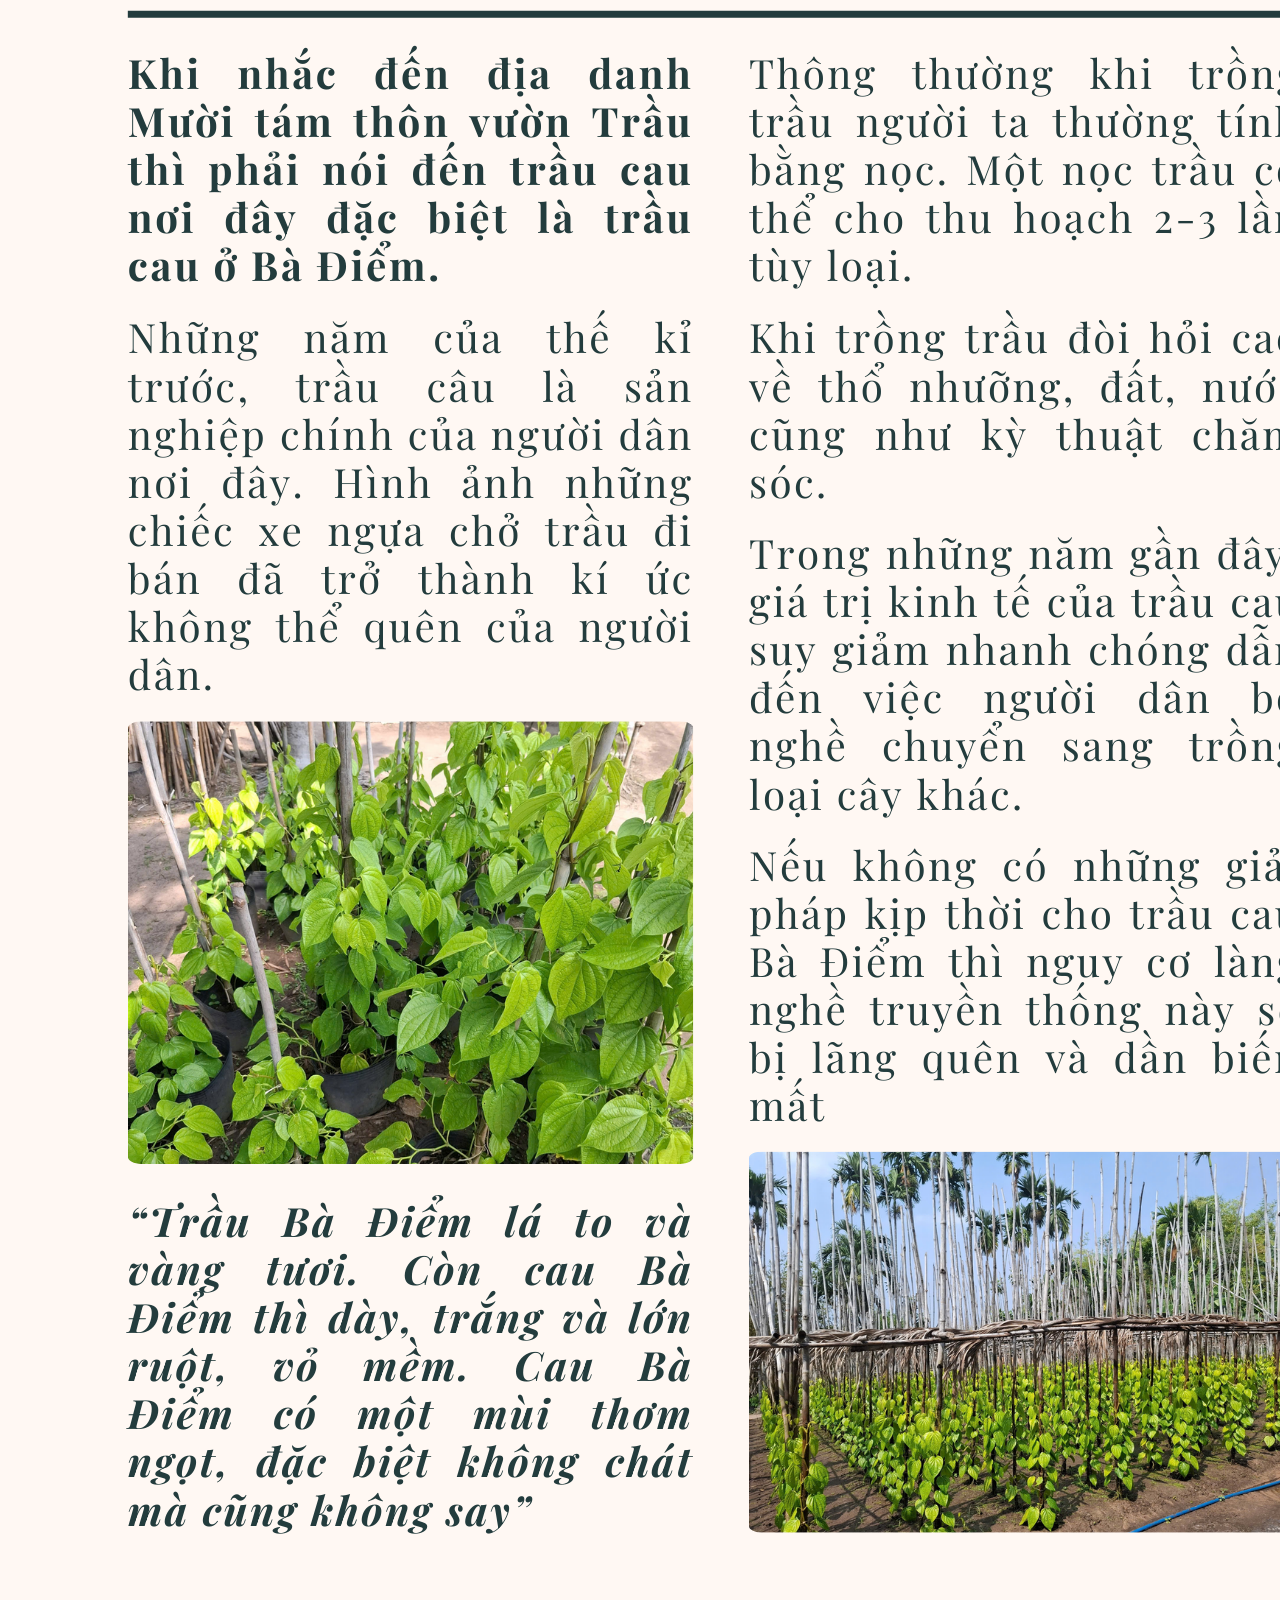
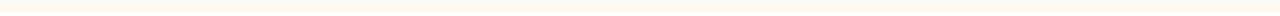
<file: trad-job.html>
<!DOCTYPE html>
<html lang="en">
<head>
    <meta charset="UTF-8">
    <meta name="viewport" content="width=device-width, initial-scale=1.0">
    <title>Traditional Jobs</title>
    <link rel="stylesheet" href="styles.css">
</head>
<body>
    <section class="photo-page">
      <img src="images/ht.png"   alt="HT">
    </section>
  
    <section class="photo-page">
      <img src="images/gc.png"   alt="GC">
    </section>
  
    <section class="photo-page">
      <img src="images/dd.png"   alt="DD">
    </section>
  
    <section class="photo-page">
      <img src="images/trầu.png" alt="Trầu">
    </section>
  
    <script src="js/slider.js"></script>
  </body>
</html>
</file>
<file: styles.css>
/* Reset some default browser styles */
* {
    margin: 0;
    padding: 0;
    box-sizing: border-box;
  }
  .menu-list a {
    color: white; /* Change link color to white */
    text-decoration: none; /* Remove underline */
  }
  
  .menu-list a:hover {
    color: lightgray; /* Optional: Change color on hover */
  }
  
  body {
    font-family: sans-serif;
    color: #000000;
    background-color: #ffffff;
  }
  
  /* Main container - splits page into two columns */
  .container {
    display: flex;
    flex-direction: row;
    width: 100%;
    height: 100vh; /* Fill the full browser height */
  }
  
  /* Left Section (white bg) */
  .left-section {
    flex: 1;
    display: flex;
    justify-content: center;
    align-items: center;
    background-color: #ffffff; /* White background */
  }
  
  /* Logo image */
  .left-section img {
    max-width: 80%;
    height: auto;
  }
  
  /* Right Section (dark green/teal bg) */
  .right-section {
    flex: 1;
    background-color: #1f3d39; /* Adjust to match your exact color */
    display: flex;
    justify-content: center;
    align-items: center;
  }
  
  /* Vertical menu items */
  .menu-list {
    list-style-type: none;
    text-align: center;
    width: 80%; /* Slightly narrower for alignment */
    color: #ffffff;
  }
  
  .menu-list li {
    font-size: 1.1rem;
    text-transform: uppercase;
    margin: 1.5rem 0;
    position: relative;
    /* Optional border line or rule between items */
    border-top: 1px solid rgba(255, 255, 255, 0.3);
    padding-top: 1.5rem;
  }
  
  /* Remove the top border from the first item */
  .menu-list li:first-child {
    border-top: none;
    padding-top: 0;
  }
</file>
